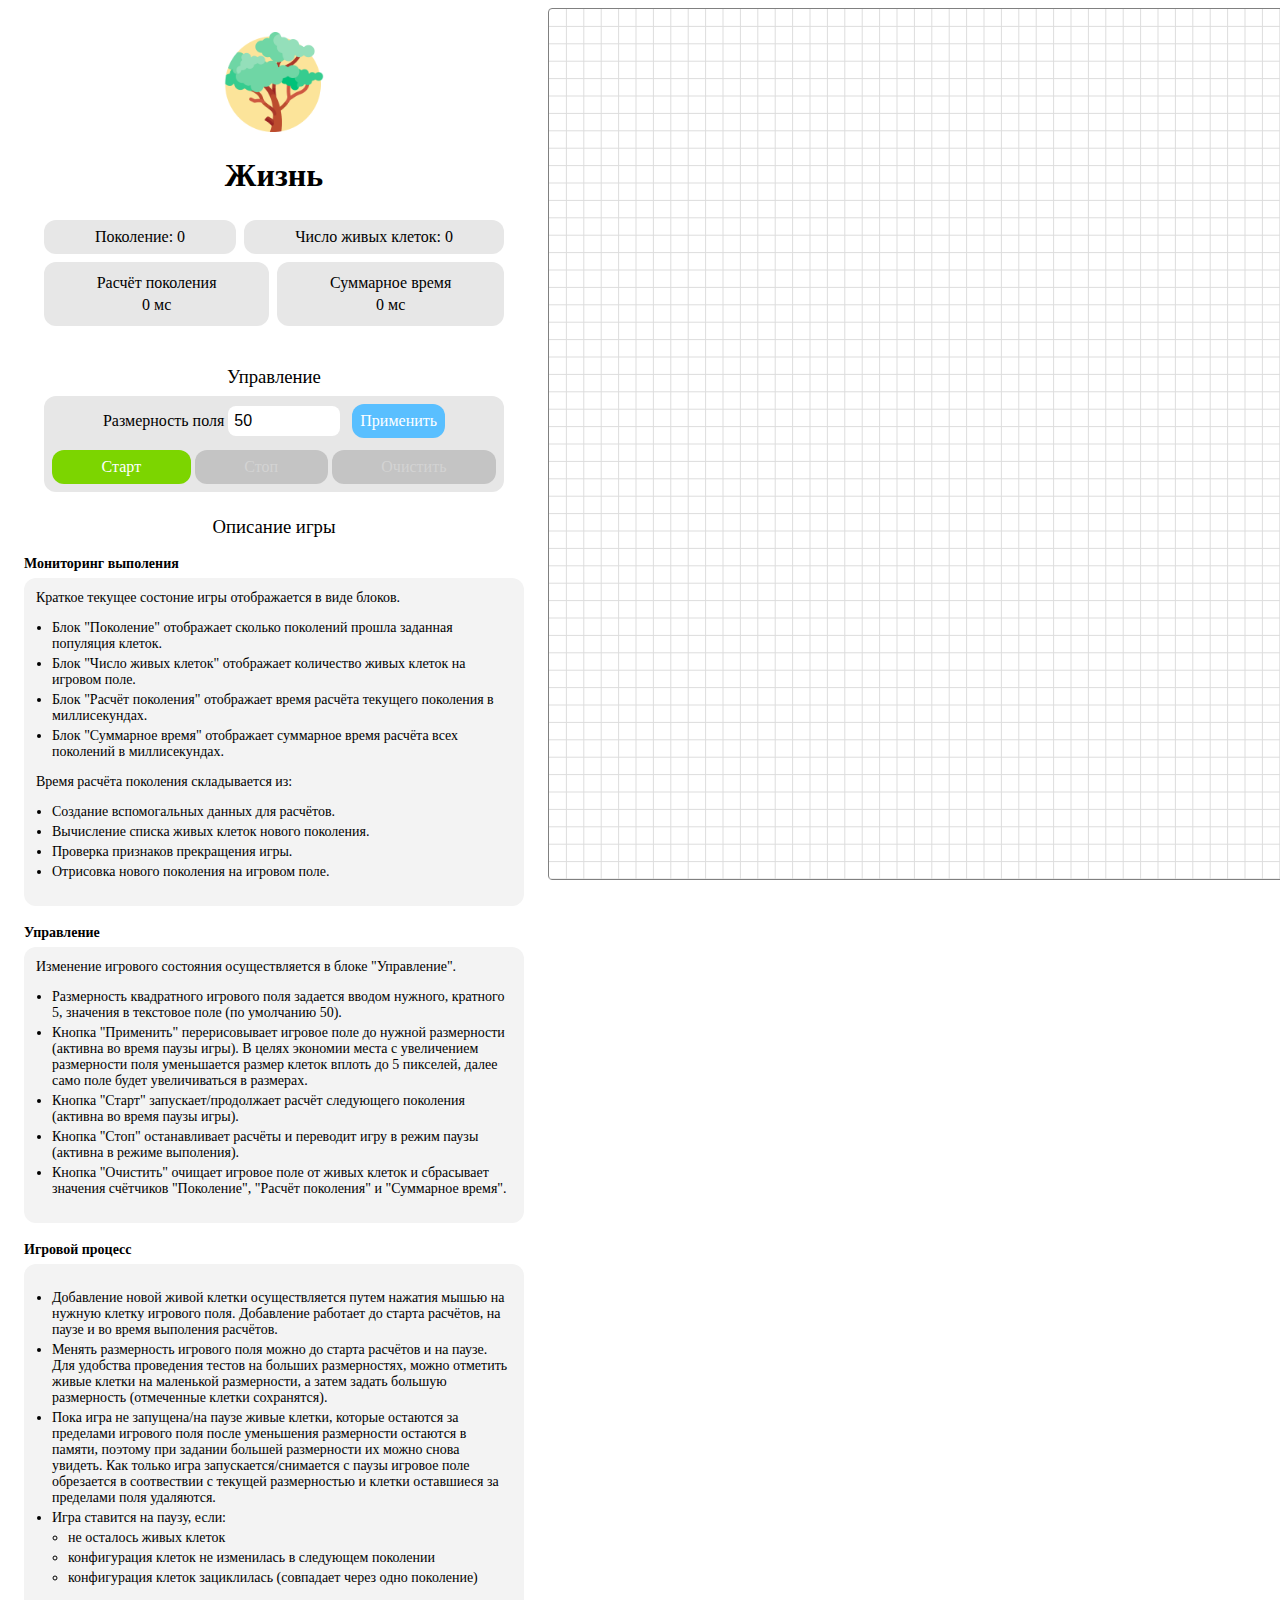
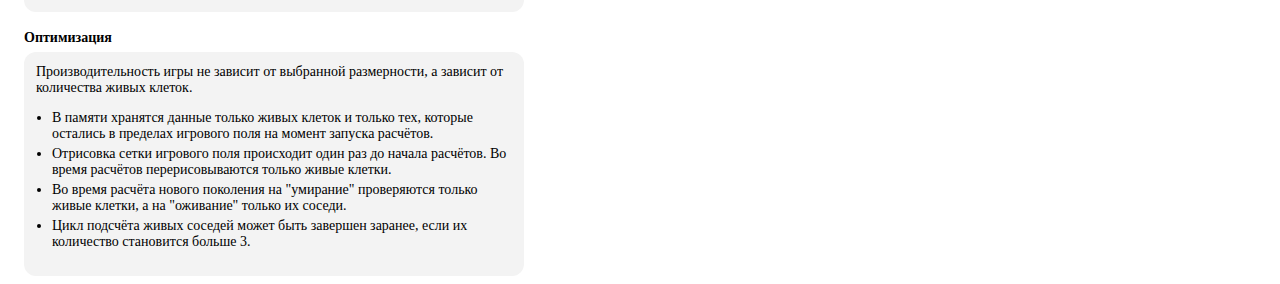
<file: index.html>
<!DOCTYPE html>
<html lang="ru">
  <head>
    <meta charset="UTF-8" />
    <title>Игра Жизнь</title>
    <script src="life.js" defer></script>
    <link rel="stylesheet" href="life.css" />
    <link rel="icon" href="icon.png" />
  </head>
  <body class="body">
    <div class="menu">
      <div class="menu__main">
        <div class="menu__title">
          <img src="icon.png" width="100" height="100" />
          <h1>Жизнь</h1>
        </div>
        <div class="menu__row">
          <p class="gray-container">
            Поколение: <span id="generation">0</span>
          </p>
          <p class="gray-container">
            Число живых клеток: <span id="alive">0</span>
          </p>
        </div>
        <div class="menu__row">
          <div class="gray-container">
            <p>Расчёт поколения</p>
            <p id="genTime">0 мс</p>
          </div>
          <div class="gray-container">
            <p>Суммарное время</p>
            <p id="sumTime">0 мс</p>
          </div>
        </div>
        <h3>Управление</h3>
        <div class="gray-container">
          <span>Размерность поля</span>
          <input id="dimension" type="number" value="50" class="input" />
          <button id="apply" class="btn__apply">Применить</button>
          <div class="button-container">
            <button id="start" class="btn__start">Старт</button>
            <button id="stop" disabled class="btn__stop">Стоп</button>
            <button id="clear" disabled class="btn__clear">Очистить</button>
          </div>
        </div>
      </div>
      <div class="menu__notes">
        <h3 class="menu__notes-caption">Описание игры</h3>
        <div class="menu__notes-content">
          <h4>Мониторинг выполения</h4>
          <div class="lightgray-container">
            Краткое текущее состоние игры отображается в виде блоков.
            <ul>
              <li>
                Блок "Поколение" отображает сколько поколений прошла заданная
                популяция клеток.
              </li>
              <li>
                Блок "Число живых клеток" отображает количество живых клеток на
                игровом поле.
              </li>
              <li>
                Блок "Расчёт поколения" отображает время расчёта текущего
                поколения в миллисекундах.
              </li>
              <li>
                Блок "Суммарное время" отображает суммарное время расчёта всех
                поколений в миллисекундах.
              </li>
            </ul>
            Время расчёта поколения складывается из:
            <ul>
              <li>Создание вспомогальных данных для расчётов.</li>
              <li>Вычисление списка живых клеток нового поколения.</li>
              <li>Проверка признаков прекращения игры.</li>
              <li>Отрисовка нового поколения на игровом поле.</li>
            </ul>
          </div>
          <h4>Управление</h4>
          <div class="lightgray-container">
            Изменение игрового состояния осуществляется в блоке "Управление".
            <ul>
              <li>
                Размерность квадратного игрового поля задается вводом нужного,
                кратного 5, значения в текстовое поле (по умолчанию 50).
              </li>
              <li>
                Кнопка "Применить" перерисовывает игровое поле до нужной
                размерности (активна во время паузы игры). В целях экономии
                места с увеличением размерности поля уменьшается размер клеток
                вплоть до 5 пикселей, далее само поле будет увеличиваться в
                размерах.
              </li>
              <li>
                Кнопка "Старт" запускает/продолжает расчёт следующего поколения
                (активна во время паузы игры).
              </li>
              <li>
                Кнопка "Стоп" останавливает расчёты и переводит игру в режим
                паузы (активна в режиме выполения).
              </li>
              <li>
                Кнопка "Очистить" очищает игровое поле от живых клеток и
                сбрасывает значения счётчиков "Поколение", "Расчёт поколения" и
                "Суммарное время".
              </li>
            </ul>
          </div>
          <h4>Игровой процесс</h4>
          <div class="lightgray-container">
            <ul>
              <li>
                Добавление новой живой клетки осуществляется путем нажатия мышью
                на нужную клетку игрового поля. Добавление работает до старта
                расчётов, на паузе и во время выполения расчётов.
              </li>
              <li>
                Менять размерность игрового поля можно до старта расчётов и на
                паузе. Для удобства проведения тестов на больших размерностях,
                можно отметить живые клетки на маленькой размерности, а затем
                задать большую размерность (отмеченные клетки сохранятся).
              </li>
              <li>
                Пока игра не запущена/на паузе живые клетки, которые остаются за
                пределами игрового поля после уменьшения размерности остаются в
                памяти, поэтому при задании большей размерности их можно снова
                увидеть. Как только игра запускается/снимается с паузы игровое
                поле обрезается в соотвествии с текущей размерностью и клетки
                оставшиеся за пределами поля удаляются.
              </li>
              <li>
                Игра ставится на паузу, если:
                <ul>
                  <li>не осталось живых клеток</li>
                  <li>
                    конфигурация клеток не изменилась в следующем поколении
                  </li>
                  <li>
                    конфигурация клеток зациклилась (совпадает через одно
                    поколение)
                  </li>
                </ul>
              </li>
            </ul>
          </div>
          <h4>Оптимизация</h4>
          <div class="lightgray-container">
            Производительность игры не зависит от выбранной размерности, а
            зависит от количества живых клеток.
            <ul>
              <li>
                В памяти хранятся данные только живых клеток и только тех,
                которые остались в пределах игрового поля на момент запуска
                расчётов.
              </li>
              <li>
                Отрисовка сетки игрового поля происходит один раз до начала
                расчётов. Во время расчётов перерисовываются только живые
                клетки.
              </li>
              <li>
                Во время расчёта нового поколения на "умирание" проверяются
                только живые клетки, а на "оживание" только их соседи.
              </li>
              <li>
                Цикл подсчёта живых соседей может быть завершен заранее, если их
                количество становится больше 3.
              </li>
            </ul>
          </div>
        </div>
      </div>
    </div>
    <div id="canvas-container">
      <canvas id="canvas-grid"></canvas>
      <canvas id="canvas-cells"></canvas>
    </div>
  </body>
</html>
</file>
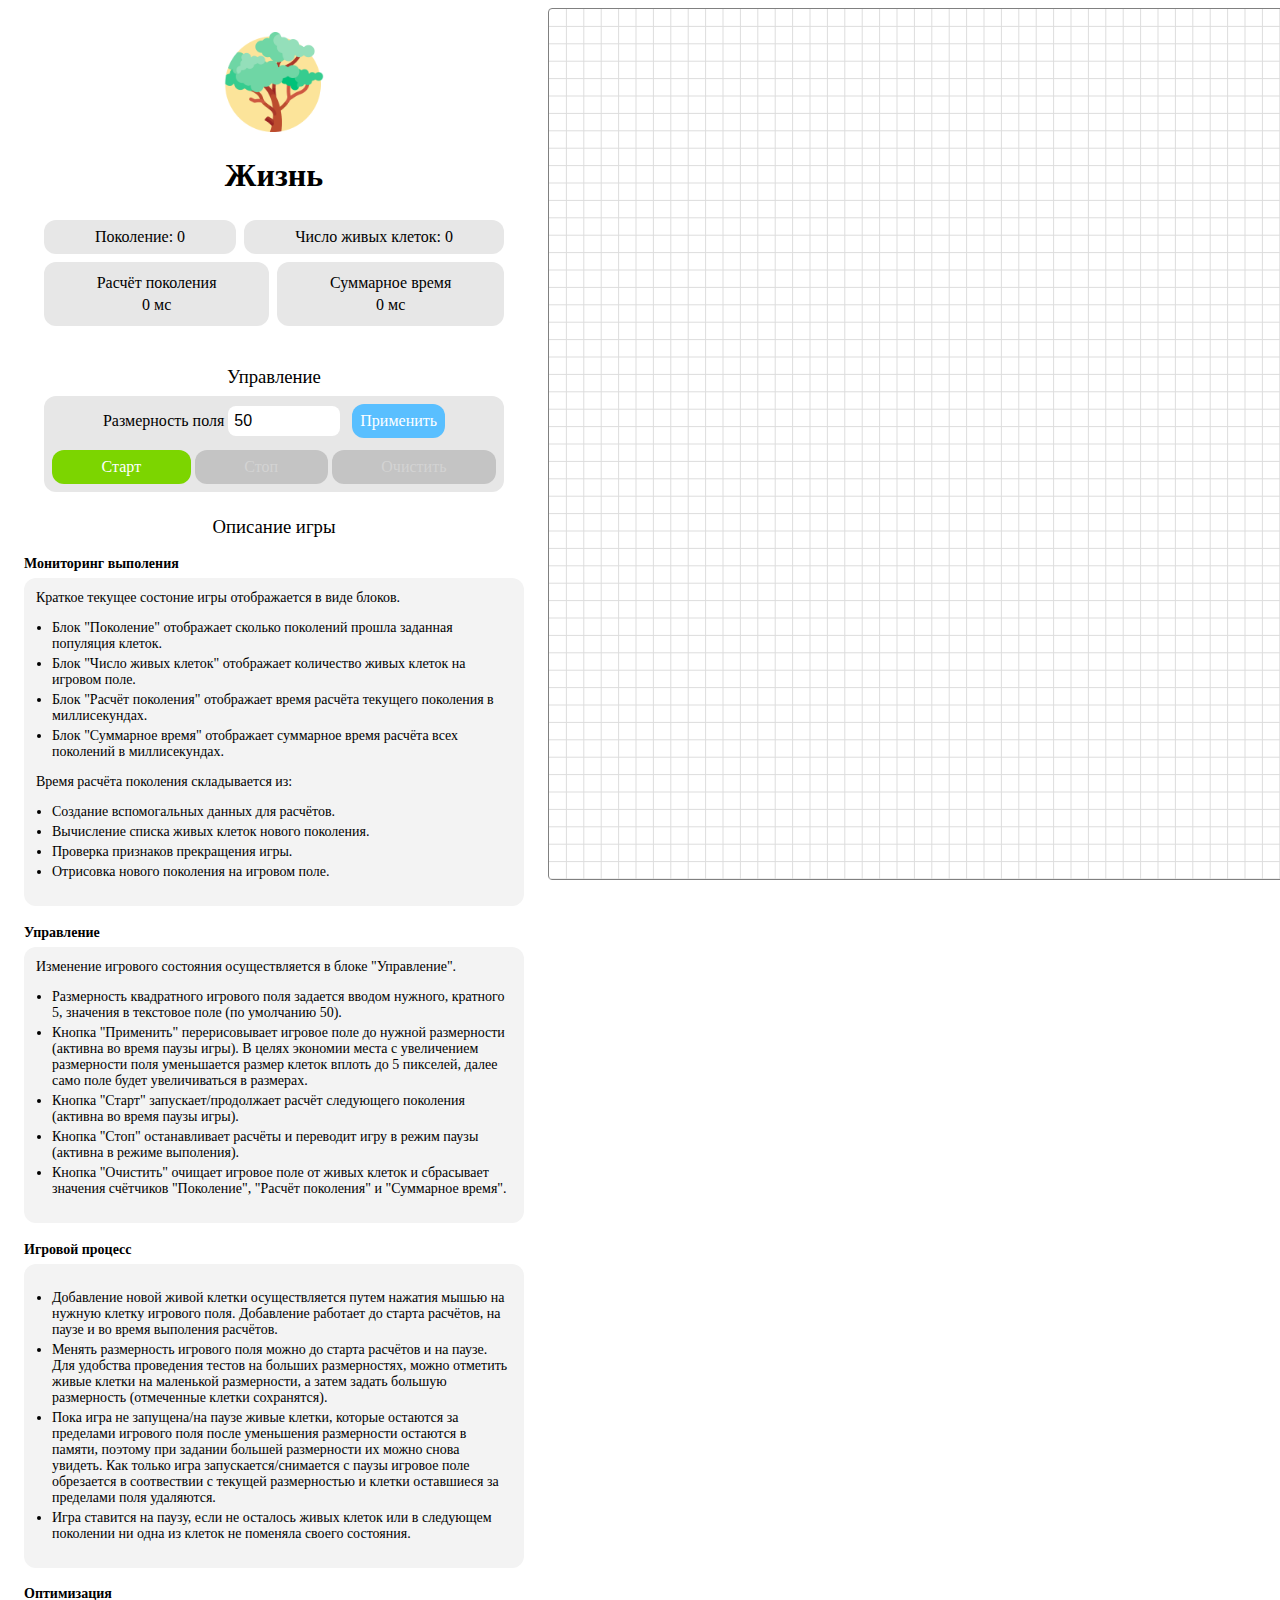
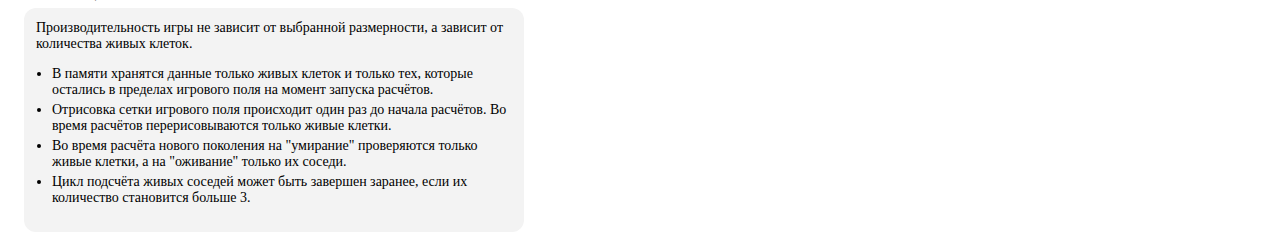
<file: life.html>
<!DOCTYPE html>
<html lang="ru">
  <head>
    <meta charset="UTF-8" />
    <title>Игра Жизнь</title>
    <script src="life.js" defer></script>
    <link rel="stylesheet" href="life.css" />
    <link rel="icon" href="icon.png" />
  </head>
  <body class="body">
    <div class="menu">
      <div class="menu__main">
        <div class="menu__title">
          <img src="icon.png" width="100" height="100" />
          <h1>Жизнь</h1>
        </div>
        <div class="menu__row">
          <p class="gray-container">
            Поколение: <span id="generation">0</span>
          </p>
          <p class="gray-container">
            Число живых клеток: <span id="alive">0</span>
          </p>
        </div>
        <div class="menu__row">
          <div class="gray-container">
            <p>Расчёт поколения</p>
            <p id="genTime">0 мс</p>
          </div>
          <div class="gray-container">
            <p>Суммарное время</p>
            <p id="sumTime">0 мс</p>
          </div>
        </div>
        <h3>Управление</h3>
        <div class="gray-container">
          <span>Размерность поля</span>
          <input id="dimension" type="number" value="50" class="input" />
          <button id="apply" class="btn__apply">Применить</button>
          <div class="button-container">
            <button id="start" class="btn__start">Старт</button>
            <button id="stop" disabled class="btn__stop">Стоп</button>
            <button id="clear" disabled class="btn__clear">Очистить</button>
          </div>
        </div>
      </div>
      <div class="menu__notes">
        <h3 class="menu__notes-caption">Описание игры</h3>
        <div class="menu__notes-content">
          <h4>Мониторинг выполения</h4>
          <div class="lightgray-container">
            Краткое текущее состоние игры отображается в виде блоков.
            <ul>
              <li>
                Блок "Поколение" отображает сколько поколений прошла заданная
                популяция клеток.
              </li>
              <li>
                Блок "Число живых клеток" отображает количество живых клеток на
                игровом поле.
              </li>
              <li>
                Блок "Расчёт поколения" отображает время расчёта текущего
                поколения в миллисекундах.
              </li>
              <li>
                Блок "Суммарное время" отображает суммарное время расчёта всех
                поколений в миллисекундах.
              </li>
            </ul>
            Время расчёта поколения складывается из:
            <ul>
              <li>Создание вспомогальных данных для расчётов.</li>
              <li>Вычисление списка живых клеток нового поколения.</li>
              <li>Проверка признаков прекращения игры.</li>
              <li>Отрисовка нового поколения на игровом поле.</li>
            </ul>
          </div>
          <h4>Управление</h4>
          <div class="lightgray-container">
            Изменение игрового состояния осуществляется в блоке "Управление".
            <ul>
              <li>
                Размерность квадратного игрового поля задается вводом нужного,
                кратного 5, значения в текстовое поле (по умолчанию 50).
              </li>
              <li>
                Кнопка "Применить" перерисовывает игровое поле до нужной
                размерности (активна во время паузы игры). В целях экономии
                места с увеличением размерности поля уменьшается размер клеток
                вплоть до 5 пикселей, далее само поле будет увеличиваться в
                размерах.
              </li>
              <li>
                Кнопка "Старт" запускает/продолжает расчёт следующего поколения
                (активна во время паузы игры).
              </li>
              <li>
                Кнопка "Стоп" останавливает расчёты и переводит игру в режим
                паузы (активна в режиме выполения).
              </li>
              <li>
                Кнопка "Очистить" очищает игровое поле от живых клеток и
                сбрасывает значения счётчиков "Поколение", "Расчёт поколения" и
                "Суммарное время".
              </li>
            </ul>
          </div>
          <h4>Игровой процесс</h4>
          <div class="lightgray-container">
            <ul>
              <li>
                Добавление новой живой клетки осуществляется путем нажатия мышью
                на нужную клетку игрового поля. Добавление работает до старта
                расчётов, на паузе и во время выполения расчётов.
              </li>
              <li>
                Менять размерность игрового поля можно до старта расчётов и на
                паузе. Для удобства проведения тестов на больших размерностях,
                можно отметить живые клетки на маленькой размерности, а затем
                задать большую размерность (отмеченные клетки сохранятся).
              </li>
              <li>
                Пока игра не запущена/на паузе живые клетки, которые остаются за
                пределами игрового поля после уменьшения размерности остаются в
                памяти, поэтому при задании большей размерности их можно снова
                увидеть. Как только игра запускается/снимается с паузы игровое
                поле обрезается в соотвествии с текущей размерностью и клетки
                оставшиеся за пределами поля удаляются.
              </li>
              <li>
                Игра ставится на паузу, если не осталось живых клеток или в
                следующем поколении ни одна из клеток не поменяла своего
                состояния.
              </li>
            </ul>
          </div>
          <h4>Оптимизация</h4>
          <div class="lightgray-container">
            Производительность игры не зависит от выбранной размерности, а
            зависит от количества живых клеток.
            <ul>
              <li>
                В памяти хранятся данные только живых клеток и только тех,
                которые остались в пределах игрового поля на момент запуска
                расчётов.
              </li>
              <li>
                Отрисовка сетки игрового поля происходит один раз до начала
                расчётов. Во время расчётов перерисовываются только живые
                клетки.
              </li>
              <li>
                Во время расчёта нового поколения на "умирание" проверяются
                только живые клетки, а на "оживание" только их соседи.
              </li>
              <li>
                Цикл подсчёта живых соседей может быть завершен заранее, если их
                количество становится больше 3.
              </li>
            </ul>
          </div>
        </div>
      </div>
    </div>
    <div id="canvas-container">
      <canvas id="canvas-grid"></canvas>
      <canvas id="canvas-cells"></canvas>
    </div>
  </body>
</html>
</file>
<file: life.css>
.body {
  display: grid;
  grid-template-columns: min-content auto;
  grid-gap: 24px;
  font-family: Open sans;
}

.menu {
  width: 500px;
  margin-left: 16px;
}

.menu__main {
  margin: 0 20px;
}

.menu__title {
  text-align: center;
  margin-top: 24px;
}

h3 {
  text-align: center;
  font-weight: 100;
  margin: 36px 0 8px;
}

h4 {
  margin-bottom: 6px;
}

.menu__row {
  display: flex;
  gap: 8px;
}

.gray-container {
  flex-grow: 1;
  text-align: center;
  border-radius: 12px;
  background-color: rgb(231 231 231);
  padding: 8px;
  margin: 4px 0;
}
.gray-container p {
  margin: 4px 0;
}

.input {
  width: 100px;
  font-size: 16px;
  border: none;
  border-radius: 8px;
  padding: 6px;
  margin-right: 8px;
}

.button-container {
  display: flex;
  gap: 4px;
  text-align: center;
  margin-top: 12px;
}

.btn__apply,
.button-container > * {
  flex-grow: 1;
  color: white;
  font-family: inherit;
  font-size: 16px;
  border: none;
  border-radius: 12px;
  padding: 8px;
}

:is(.btn__start, .btn__stop, .btn__clear, .btn__apply):disabled {
  background-color: #c4c4c4;
  color: lightgrey;
}

.btn__start {
  background-color: #7cd500;
}
.btn__stop {
  background-color: #ff5765;
}
.btn__clear {
  background-color: #f1d21f;
}
.btn__apply {
  background-color: #59bfff;
}

.menu__notes-caption {
  text-align: center;
  margin: 24px 0 8px;
}

.menu__notes-content {
  font-size: 14px;
}

.lightgray-container {
  padding: 12px;
  border-radius: 12px;
  background-color: rgb(243, 243, 243);
}

ul {
  padding-left: 16px;
}

li {
  margin-top: 4px;
}

canvas {
  position: absolute;
}
#canvas-grid {
  z-index: 0;
}
#canvas-cells {
  z-index: 1;
}
#canvas-container {
  position: sticky;
  top: 8px;
  border: 1px solid gray;
  border-radius: 4px;
}
</file>
